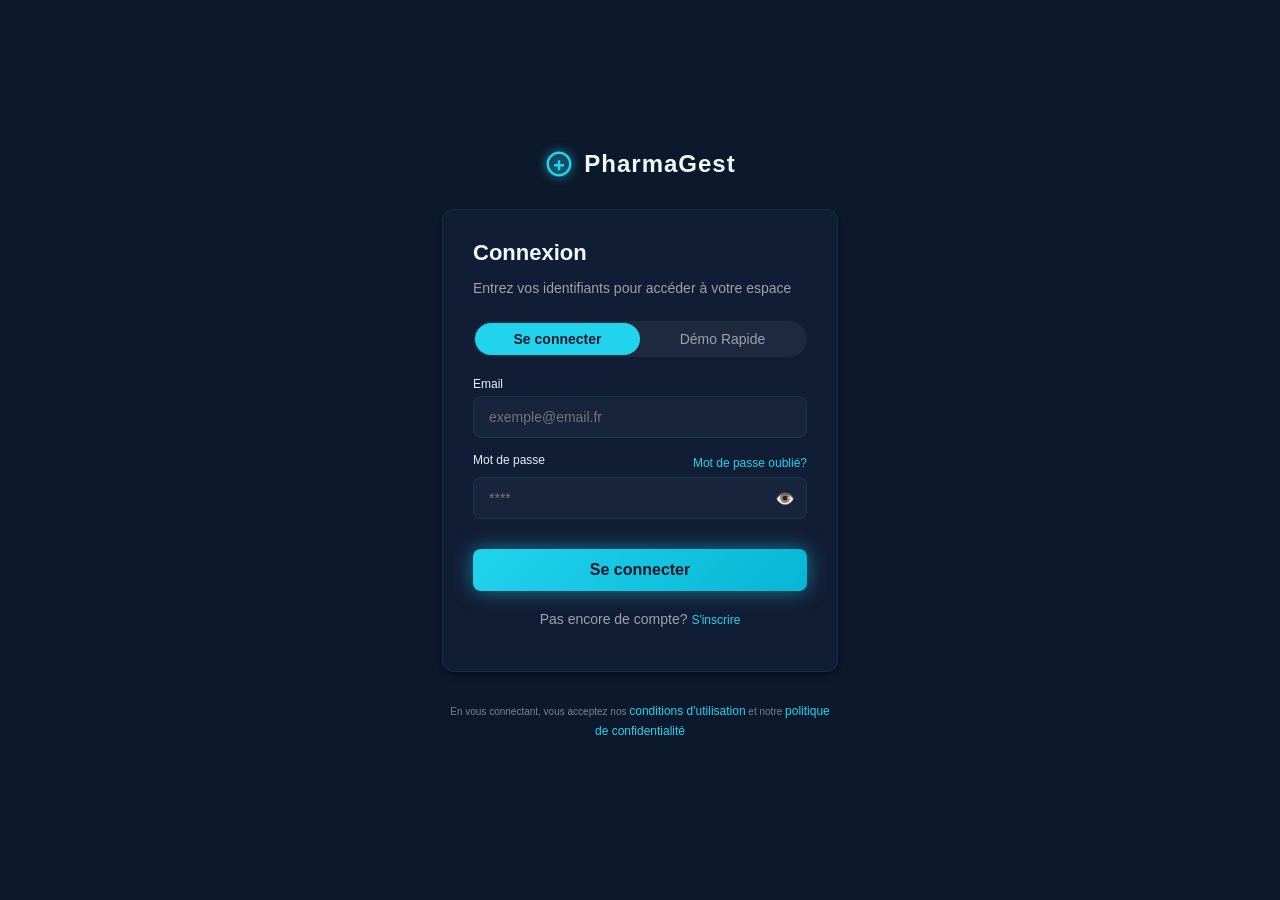
<file: index.html>
<!DOCTYPE html>
<html lang="fr">
<head>
    <meta charset="UTF-8">
    <meta name="viewport" content="width=device-width, initial-scale=1.0">
    <title>PharmaGest - Connexion</title>
    <link rel="stylesheet" href="style.css">
</head>
<body>

    <div class="container">
        <div class="logo-container">
            <svg class="logo-icon" viewBox="0 0 24 24" fill="none" xmlns="http://www.w3.org/2000/svg">
                <path d="M12 2C6.48 2 2 6.48 2 12s4.48 10 10 10 10-4.48 10-10S17.52 2 12 2zm0 18c-4.41 0-8-3.59-8-8s3.59-8 8-8 8 3.59 8 8-3.59 8-8 8zm-1-11h2v3h3v2h-3v3h-2v-3H8v-2h3V9z" fill="currentColor"/>
            </svg>
            <span class="logo-text">PharmaGest</span>
        </div>

        <div class="login-card">
            <h2>Connexion</h2>
            <p class="subtitle">Entrez vos identifiants pour accéder à votre espace</p>

            <div class="toggle-container">
                <button class="toggle-btn active">Se connecter</button>
                <button class="toggle-btn">Démo Rapide</button>
            </div>

            <form action="#">
                <div class="input-group">
                    <label for="email">Email</label>
                    <input type="email" id="email" name="email" placeholder="exemple@email.fr">
                </div>

                <div class="input-group">
                    <div class="password-label-container">
                        <label for="password">Mot de passe</label>
                        <a href="#" class="forgot-password">Mot de passe oublié?</a>
                    </div>
                    <div class="password-input-wrapper">
                        <input type="password" id="password" name="password" placeholder="****">
                        <span class="password-toggle">👁️</span>
                    </div>
                </div>

                <button type="submit" class="submit-btn">Se connecter</button>
            </form>

            <p class="signup-link">Pas encore de compte? <a href="#">S'inscrire</a></p>
        </div>

        <div class="footer">
            <p>En vous connectant, vous acceptez nos <a href="#">conditions d'utilisation</a> et notre <a href="#">politique de confidentialité</a></p>
        </div>
    </div>

</body>
</html>
</file>
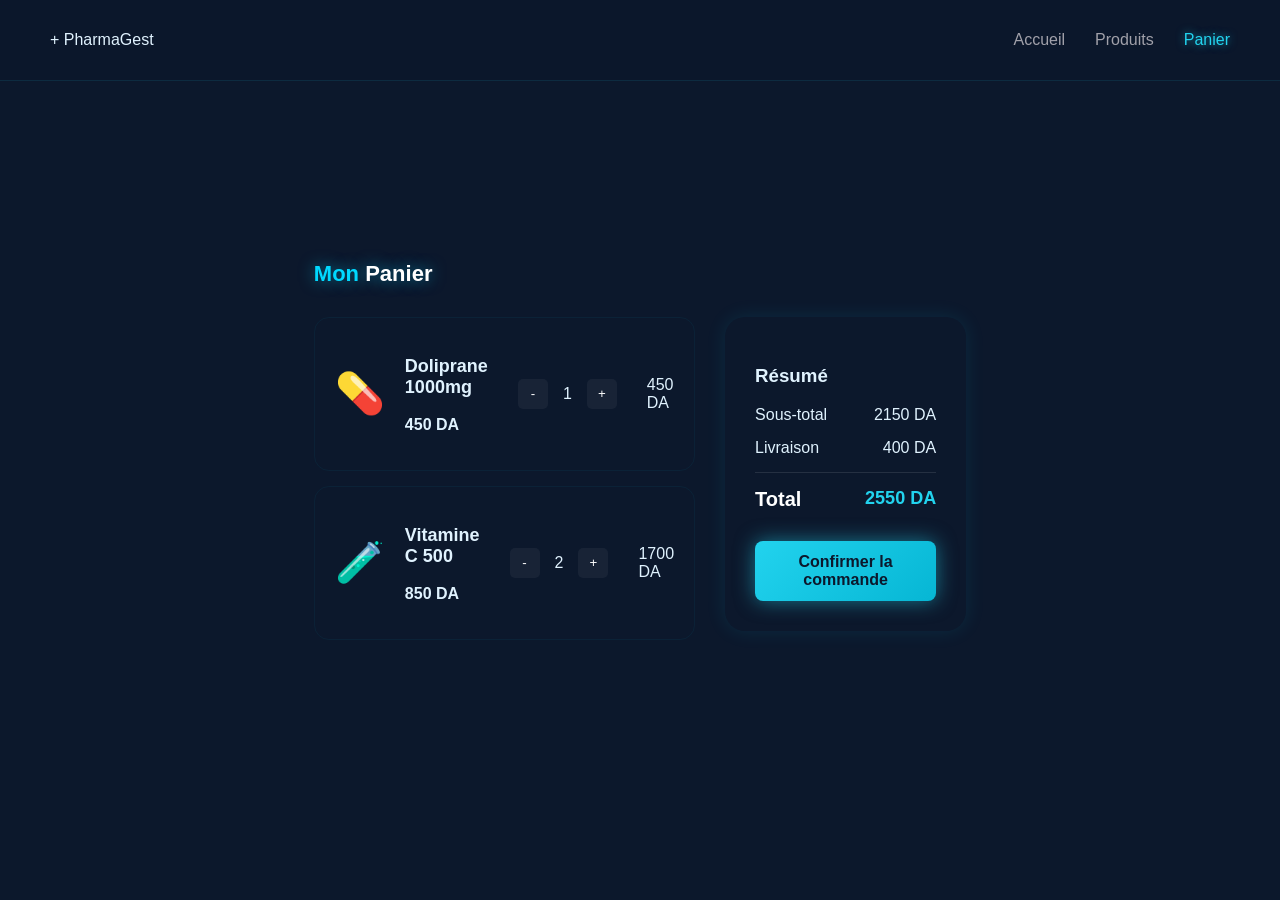
<file: cart.html>
<!DOCTYPE html>
<html lang="fr">
<head>
    <meta charset="UTF-8">
    <meta name="viewport" content="width=device-width, initial-scale=1.0">
    <title>PharmaGest - Mon Panier</title>
    <link rel="stylesheet" href="style.css">
</head>
<body>
    <nav class="navbar">
        <div class="logo"><span>+</span> PharmaGest</div>
        <ul class="nav-links">
            <li><a href="home.html">Accueil</a></li>
            <li><a href="products.html">Produits</a></li>
            <li><a href="#" class="active">Panier</a></li>
        </ul>
    </nav>

    <div class="cart-section">
        <h2 class="neon-text">Mon <span style="color: white;">Panier</span></h2>
        
        <div class="cart-container">
            <div class="cart-items">
                <div class="cart-item">
                    <span class="item-emoji">💊</span>
                    <div class="item-details">
                        <h3>Doliprane 1000mg</h3>
                        <p>450 DA</p>
                    </div>
                    <div class="quantity-control">
                        <button>-</button>
                        <span>1</span>
                        <button>+</button>
                    </div>
                    <span class="item-price">450 DA</span>
                </div>

                <div class="cart-item">
                    <span class="item-emoji">🧪</span>
                    <div class="item-details">
                        <h3>Vitamine C 500</h3>
                        <p>850 DA</p>
                    </div>
                    <div class="quantity-control">
                        <button>-</button>
                        <span>2</span>
                        <button>+</button>
                    </div>
                    <span class="item-price">1700 DA</span>
                </div>
            </div>

            <div class="cart-summary">
                <h3>Résumé</h3>
                <div class="summary-line">
                    <span>Sous-total</span>
                    <span>2150 DA</span>
                </div>
                <div class="summary-line">
                    <span>Livraison</span>
                    <span>400 DA</span>
                </div>
                <hr>
                <div class="summary-line total">
                    <span>Total</span>
                    <span class="price">2550 DA</span>
                </div>
                <button class="submit-btn">Confirmer la commande</button>
            </div>
        </div>
    </div>
</body>
</html>
</file>
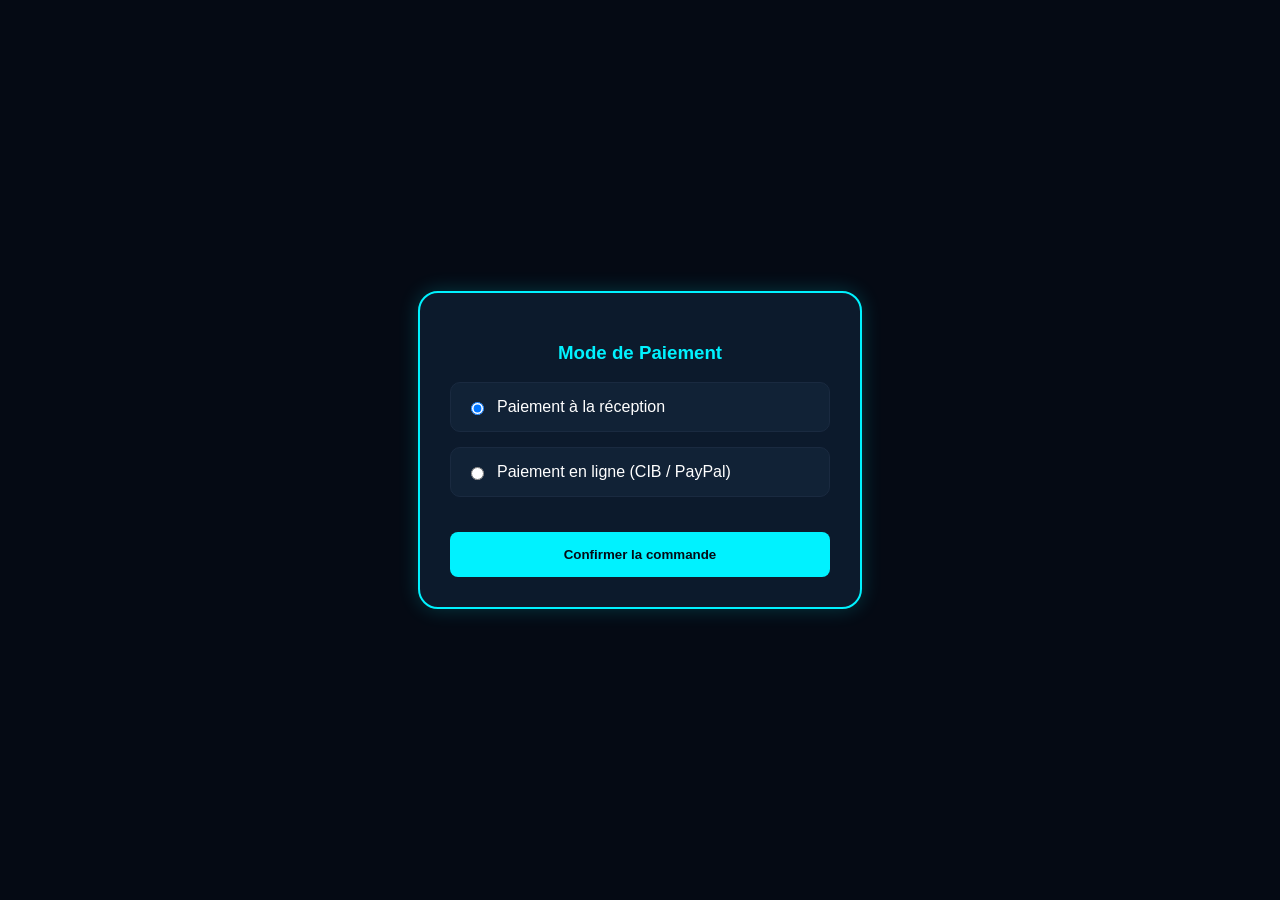
<file: checkout.html>
<!DOCTYPE html>
<html lang="fr">
<head>
    <meta charset="UTF-8">
    <meta name="viewport" content="width=device-width, initial-scale=1.0">
    <title>Paiement - Pharmacie</title>
    <link rel="stylesheet" href="checkout.css">
</head>
<body>

    <div class="payment-container">
        <div class="payment-method">
            <h3>Mode de Paiement</h3>
            
            <div class="option">
                <input type="radio" name="pay_method" id="on_delivery" value="cash" checked>
                <label for="on_delivery">Paiement à la réception</label>
            </div>
            
            <div class="option">
                <input type="radio" name="pay_method" id="online" value="online">
                <label for="online">Paiement en ligne (CIB / PayPal)</label>
            </div>

            <div id="card-info" style="display:none;">
                <h4>Informations de la carte</h4>
                <input type="text" placeholder="Numéro de carte (16 chiffres)" class="input-field" maxlength="16">
                <div class="row">
                    <input type="text" placeholder="MM/YY" class="input-field small">
                    <input type="password" placeholder="CVV" class="input-field small">
                </div>
            </div>

            <button class="confirm-btn" onclick="processPayment()">Confirmer la commande</button>
        </div>
    </div>

    <script src="checkout.js"></script>
</body>
</html>
</file>
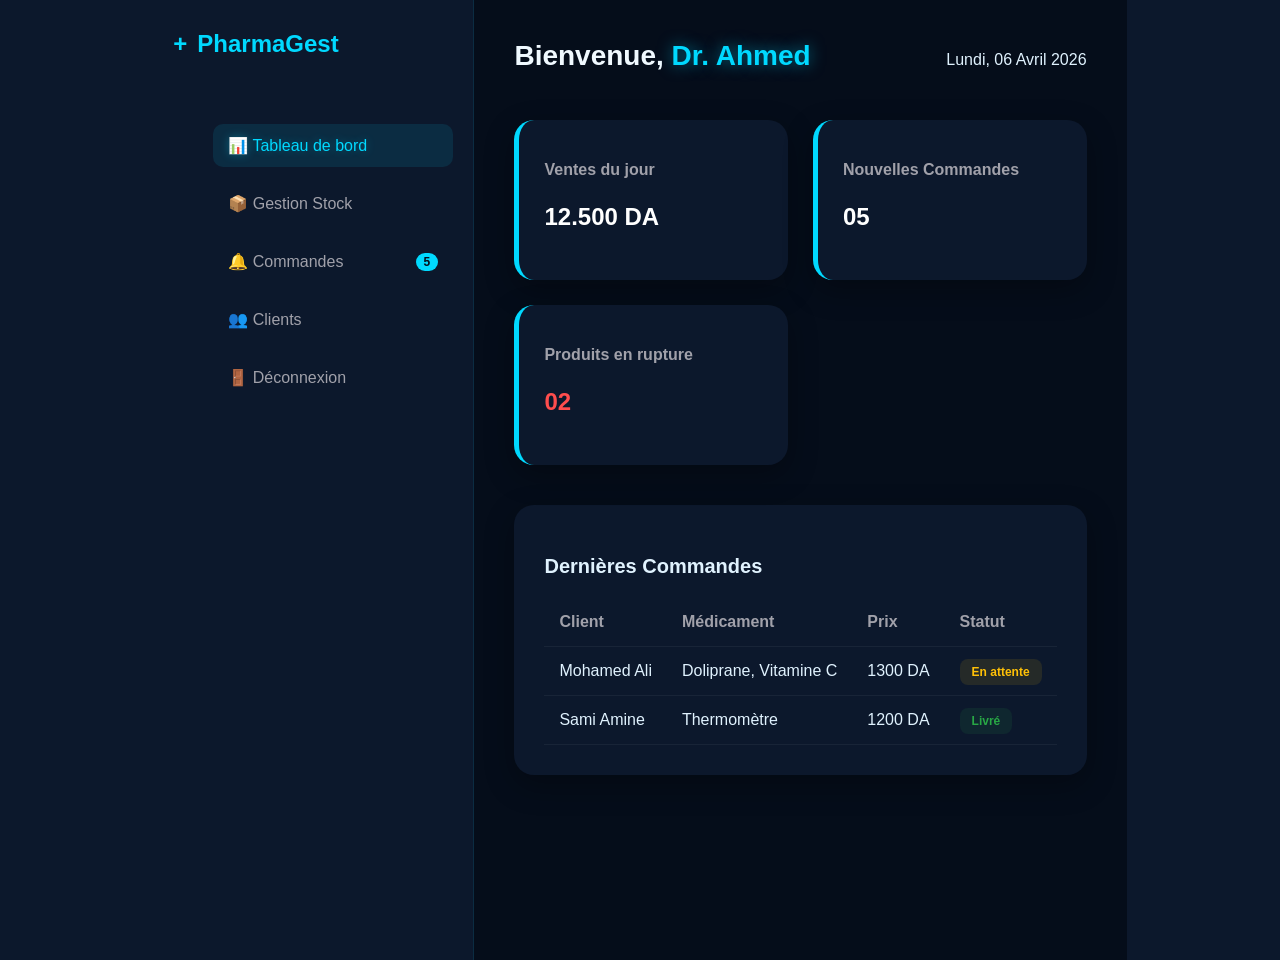
<file: dashboard.html>
<!DOCTYPE html>
<html lang="fr">
<head>
    <meta charset="UTF-8">
    <meta name="viewport" content="width=device-width, initial-scale=1.0">
    <title>Dashboard - Pharmacien</title>
    <link rel="stylesheet" href="style.css">
</head>
<body class="dashboard-body">

    <div class="dashboard-container">
        <aside class="sidebar">
            <div class="logo"><span>+</span> PharmaGest</div>
            <ul class="sidebar-links">
                <li><a href="#" class="active">📊 Tableau de bord</a></li>
                <li><a href="#">📦 Gestion Stock</a></li>
                <li><a href="#">🔔 Commandes <span class="badge">5</span></a></li>
                <li><a href="#">👥 Clients</a></li>
                <li><a href="index.html">🚪 Déconnexion</a></li>
            </ul>
        </aside>

        <main class="dashboard-content">
            <header class="dash-header">
                <h2>Bienvenue, <span class="neon-text">Dr. Ahmed</span></h2>
                <div class="date">Lundi, 06 Avril 2026</div>
            </header>

            <div class="stats-grid">
                <div class="stat-card">
                    <h3>Ventes du jour</h3>
                    <p class="price">12.500 DA</p>
                </div>
                <div class="stat-card">
                    <h3>Nouvelles Commandes</h3>
                    <p class="price">05</p>
                </div>
                <div class="stat-card">
                    <h3>Produits en rupture</h3>
                    <p class="price" style="color: #ff4d4d;">02</p>
                </div>
            </div>

            <div class="table-container">
                <h3>Dernières Commandes</h3>
                <table class="dash-table">
                    <thead>
                        <tr>
                            <th>Client</th>
                            <th>Médicament</th>
                            <th>Prix</th>
                            <th>Statut</th>
                        </tr>
                    </thead>
                    <tbody>
                        <tr>
                            <td>Mohamed Ali</td>
                            <td>Doliprane, Vitamine C</td>
                            <td>1300 DA</td>
                            <td><span class="status pending">En attente</span></td>
                        </tr>
                        <tr>
                            <td>Sami Amine</td>
                            <td>Thermomètre</td>
                            <td>1200 DA</td>
                            <td><span class="status complete">Livré</span></td>
                        </tr>
                    </tbody>
                </table>
            </div>
        </main>
    </div>

</body>
</html>
</file>
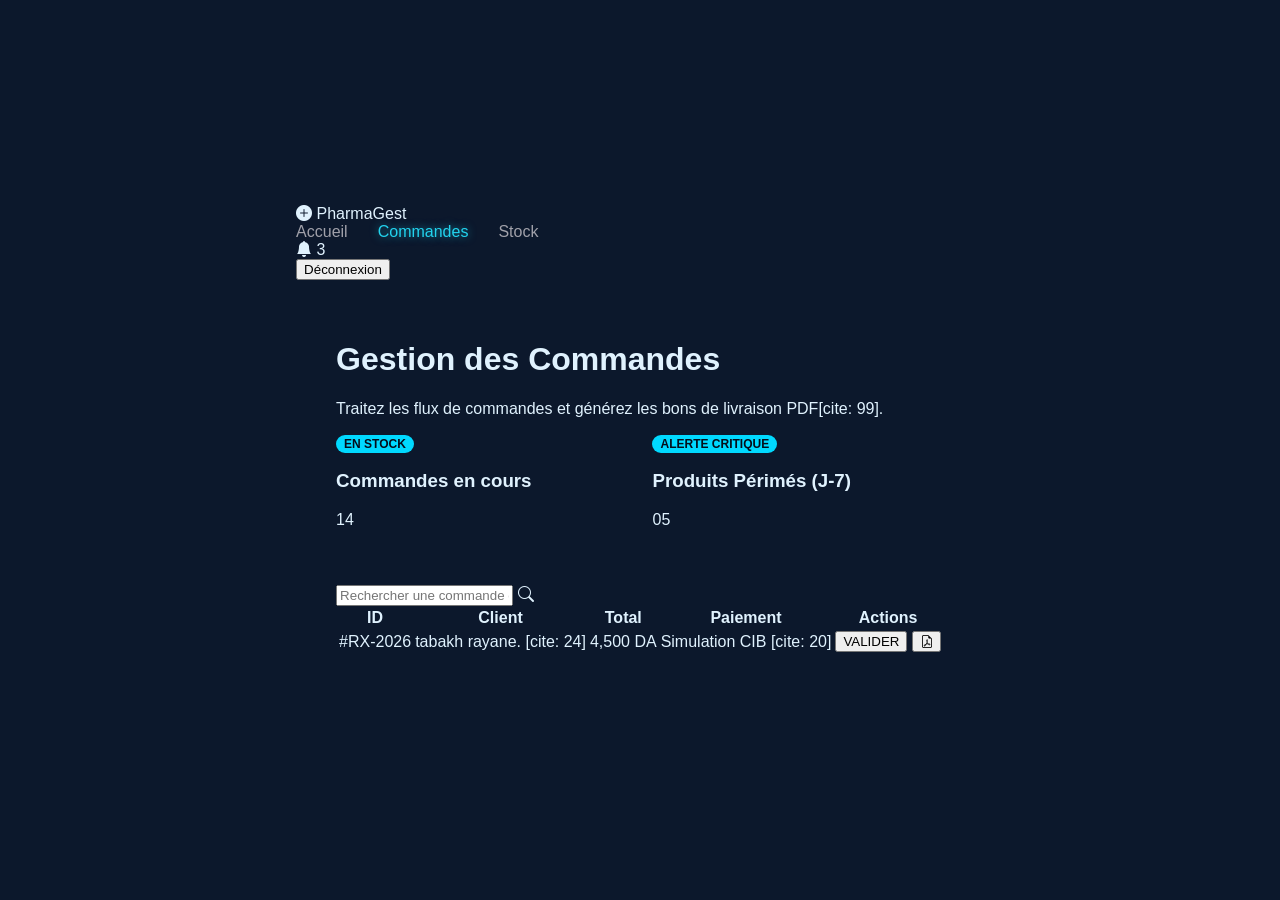
<file: dashboard_staff.html>
<!DOCTYPE html>
<html lang="fr">
<head>
    <meta charset="UTF-8">
    <meta name="viewport" content="width=device-width, initial-scale=1.0">
    <title>PharmaGest | Staff Portal</title>
    <link rel="stylesheet" href="style.css">
    <link rel="stylesheet" href="https://cdn.jsdelivr.net/npm/bootstrap-icons@1.11.0/font/bootstrap-icons.css">
</head>
<body>
    <div class="background-glow"></div>

    <div class="app-layout">
        <header class="navbar-glass">
            <div class="logo">
                <i class="bi bi-plus-circle-fill neon-icon"></i> PharmaGest
            </div>
            <nav class="nav-links">
                <a href="#">Accueil</a>
                <a href="#" class="active">Commandes</a>
                <a href="#">Stock</a>
            </nav>
            <div class="staff-profile">
                <div class="notif-bell">
                    <i class="bi bi-bell-fill"></i>
                    <span class="pulse-badge">3</span>
                </div>
                <button class="btn-connexion">Déconnexion</button>
            </div>
        </header>

        <main class="dashboard-content">
            <div class="welcome-section">
                <h1>Gestion des <span>Commandes</span></h1>
                <p>Traitez les flux de commandes et générez les bons de livraison PDF[cite: 99].</p>
            </div>

            <div class="stats-grid">
                <div class="glass-card">
                    <span class="badge stock-ok">EN STOCK</span>
                    <h3>Commandes en cours</h3>
                    <p class="value-text">14</p>
                </div>
                <div class="glass-card">
                    <span class="badge stock-low">ALERTE CRITIQUE</span>
                    <h3>Produits Périmés (J-7)</h3>
                    <p class="value-text text-danger">05</p>
                </div>
            </div>

            <section class="glass-card table-wrapper">
                <div class="search-bar-container">
                    <input type="text" placeholder="Rechercher une commande ou un patient..." class="search-input">
                    <i class="bi bi-search"></i>
                </div>

                <table class="modern-table">
                    <thead>
                        <tr>
                            <th>ID</th>
                            <th>Client</th>
                            <th>Total</th>
                            <th>Paiement</th>
                            <th>Actions</th>
                        </tr>
                    </thead>
                    <tbody>
                        <tr>
                            <td><span class="id-neon">#RX-2026</span></td>
                            <td>tabakh rayane. [cite: 24]</td>
                            <td>4,500 DA</td>
                            <td><span class="pay-method">Simulation CIB [cite: 20]</span></td>
                            <td class="action-buttons">
                                <button class="btn-valid">VALIDER</button>
                                <button class="btn-pdf"><i class="bi bi-file-earmark-pdf"></i></button>
                            </td>
                        </tr>
                    </tbody>
                </table>
            </section>
        </main>
    </div>
</body>
</html>
</file>
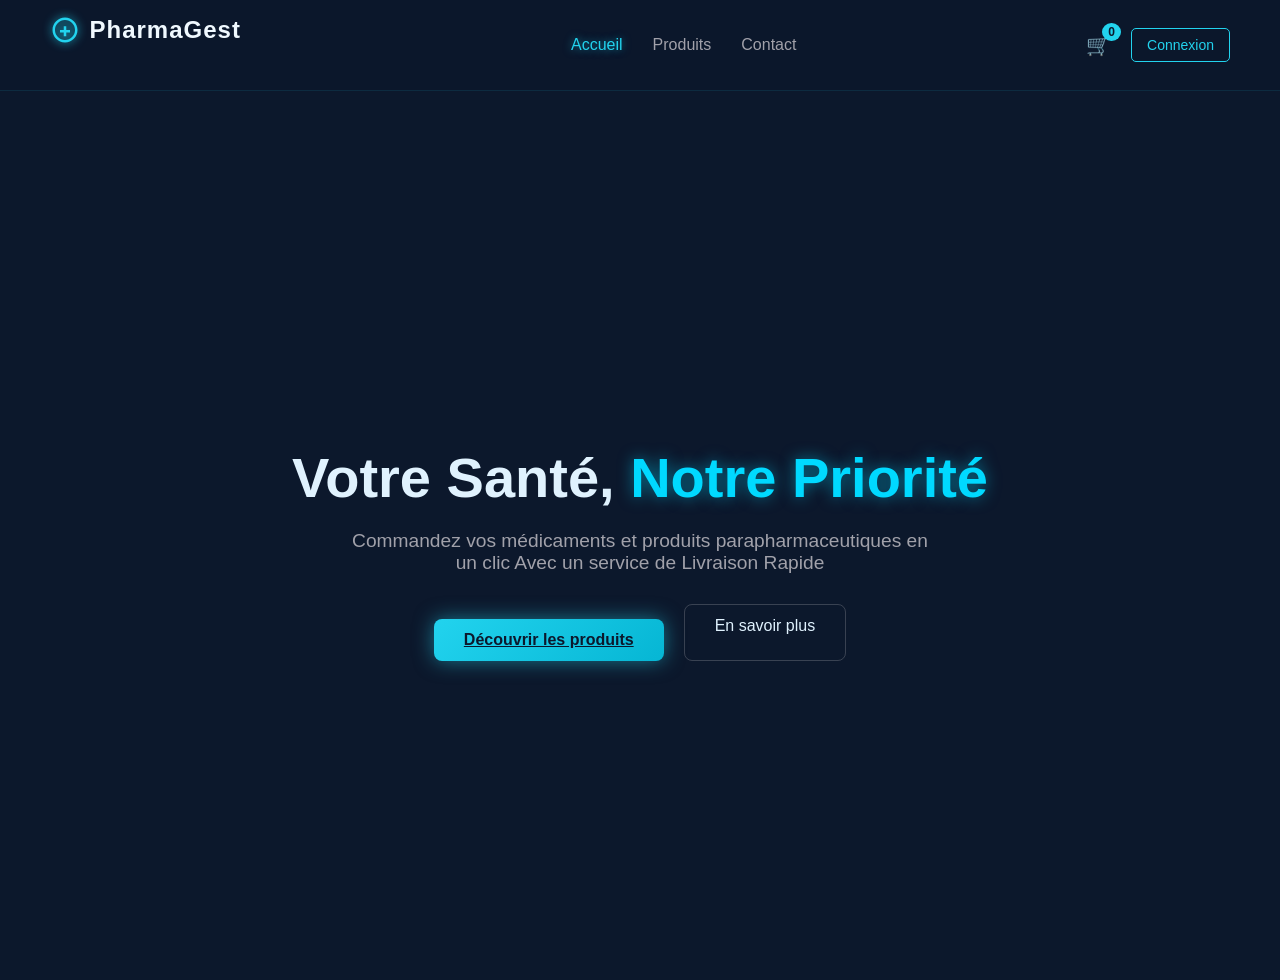
<file: home.html>
<!DOCTYPE html>
<html lang="fr">
<head>
    <meta charset="UTF-8">
    <meta name="viewport" content="width=device-width, initial-scale=1.0">
    <title>PharmaGest - Accueil</title>
    <link rel="stylesheet" href="style.css">
</head>
<body>

    <nav class="navbar">
        <div class="logo-container">
            <svg class="logo-icon" viewBox="0 0 24 24" fill="none" xmlns="http://www.w3.org/2000/svg">
                <path d="M12 2C6.48 2 2 6.48 2 12s4.48 10 10 10 10-4.48 10-10S17.52 2 12 2zm0 18c-4.41 0-8-3.59-8-8s3.59-8 8-8 8 3.59 8 8-3.59 8-8 8zm-1-11h2v3h3v2h-3v3h-2v-3H8v-2h3V9z" fill="currentColor"/>
            </svg>
            <span class="logo-text">PharmaGest</span>
        </div>
        <ul class="nav-links">
            <li><a href="#" class="active">Accueil</a></li>
            <li><a href="products.html">Produits</a></li>
            <li><a href="#">Contact</a></li>
        </ul>
        <div class="nav-icons">
            <a href="cart.html" class="cart-icon">🛒 <span class="cart-count">0</span></a>
            <a href="index.html" class="login-nav-btn">Connexion</a>
        </div>
    </nav>

    <section class="hero">
        <div class="hero-content">
            <h1>Votre Santé, <span class="neon-text">Notre Priorité</span></h1>
            <p>Commandez vos médicaments et produits parapharmaceutiques en un clic Avec un service de Livraison Rapide</p>
            <div class="hero-btns">
                <a href="products.html" class="submit-btn main-btn">Découvrir les produits</a>
                <a href="#" class="secondary-btn">En savoir plus</a>
            </div>
        </div>
        </section>

</body>
</html>
</file>
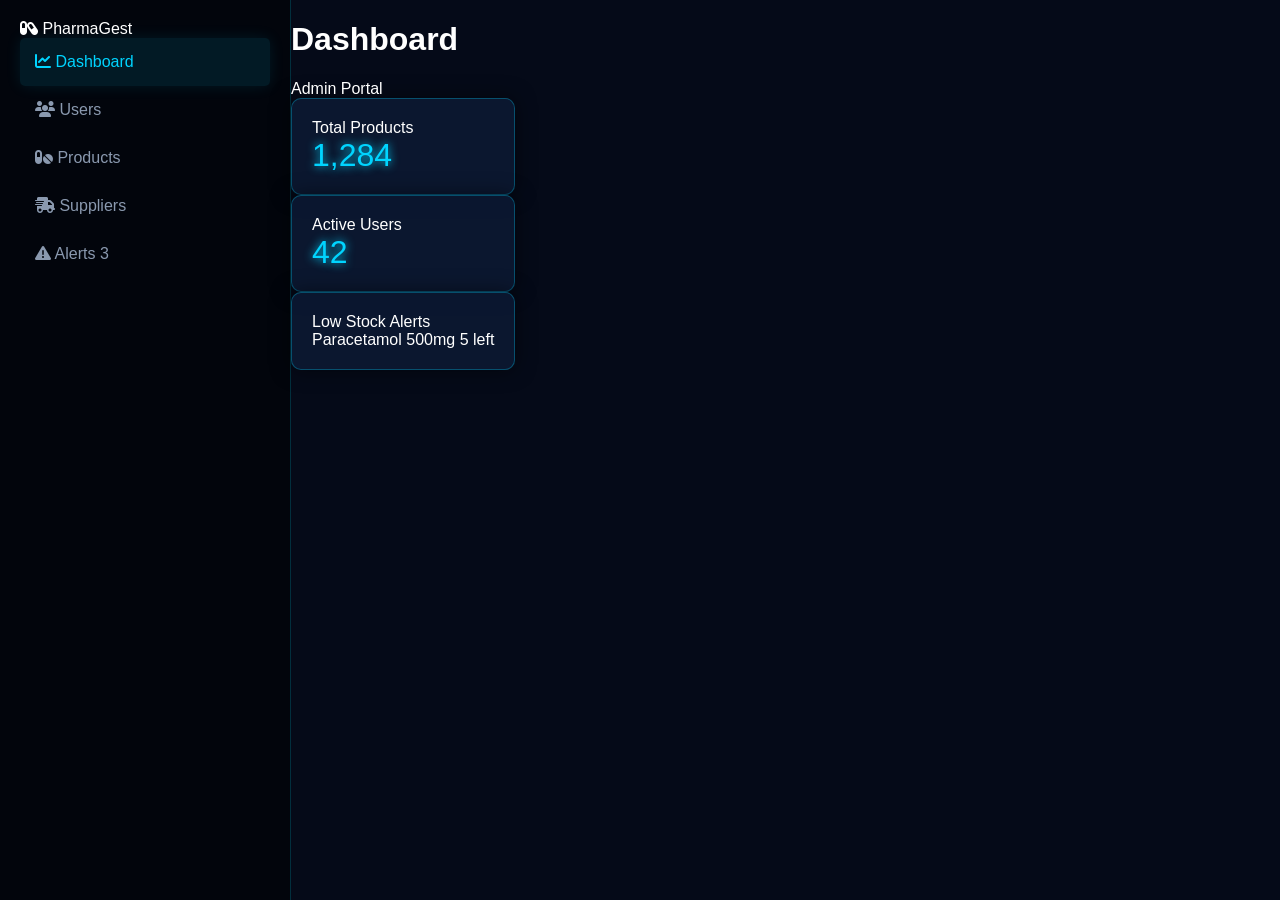
<file: indexAdmin.html>
<!DOCTYPE html>
<html lang="en">
<head>
    <meta charset="UTF-8">
    <meta name="viewport" content="width=device-width, initial-scale=1.0">
    <title>Pharma Admin | Cyber Interface</title>
    
    <link rel="stylesheet" href="styleAdmin.css">
    
    <link rel="stylesheet" href="https://cdnjs.cloudflare.com/ajax/libs/font-awesome/6.4.0/css/all.min.css">
</head>
<body>

    <div class="container">
        <aside class="sidebar">
            <div class="logo">
                <i class="fa-solid fa-capsules"></i>
                <span>Pharma<span>Gest</span></span>
            </div>
            
            <nav id="main-nav">
                <a href="#" class="nav-item active" data-page="Dashboard"><i class="fa-solid fa-chart-line"></i> Dashboard</a>
                <a href="#" class="nav-item" data-page="Users Management"><i class="fa-solid fa-users"></i> Users</a>
                <a href="#" class="nav-item" data-page="Products Management"><i class="fa-solid fa-pills"></i> Products</a>
                <a href="#" class="nav-item" data-page="Suppliers"><i class="fa-solid fa-truck-fast"></i> Suppliers</a>
                <a href="#" class="nav-item alert-nav" data-page="System Alerts"><i class="fa-solid fa-triangle-exclamation"></i> Alerts <span class="badge">3</span></a>
            </nav>
        </aside>

        <main class="main-content">
            <header>
                <h1 id="page-title">Dashboard</h1>
                <div class="user-profile">Admin Portal</div>
            </header>

            <section class="dashboard-grid">
                <div class="card stat-card">
                    <div class="card-title">Total Products</div>
                    <div class="card-value">1,284</div>
                </div>

                <div class="card stat-card">
                    <div class="card-title">Active Users</div>
                    <div class="card-value">42</div>
                </div>

                <div class="card alert-card-main">
                    <div class="card-title">Low Stock Alerts</div>
                    <div class="alert-item">
                        <span>Paracetamol 500mg</span>
                        <span class="stock-count">5 left</span>
                    </div>
                </div>
            </section>
        </main>
    </div>

    <script src="scriptAdmin.js"></script>
</body>
</html>
</file>
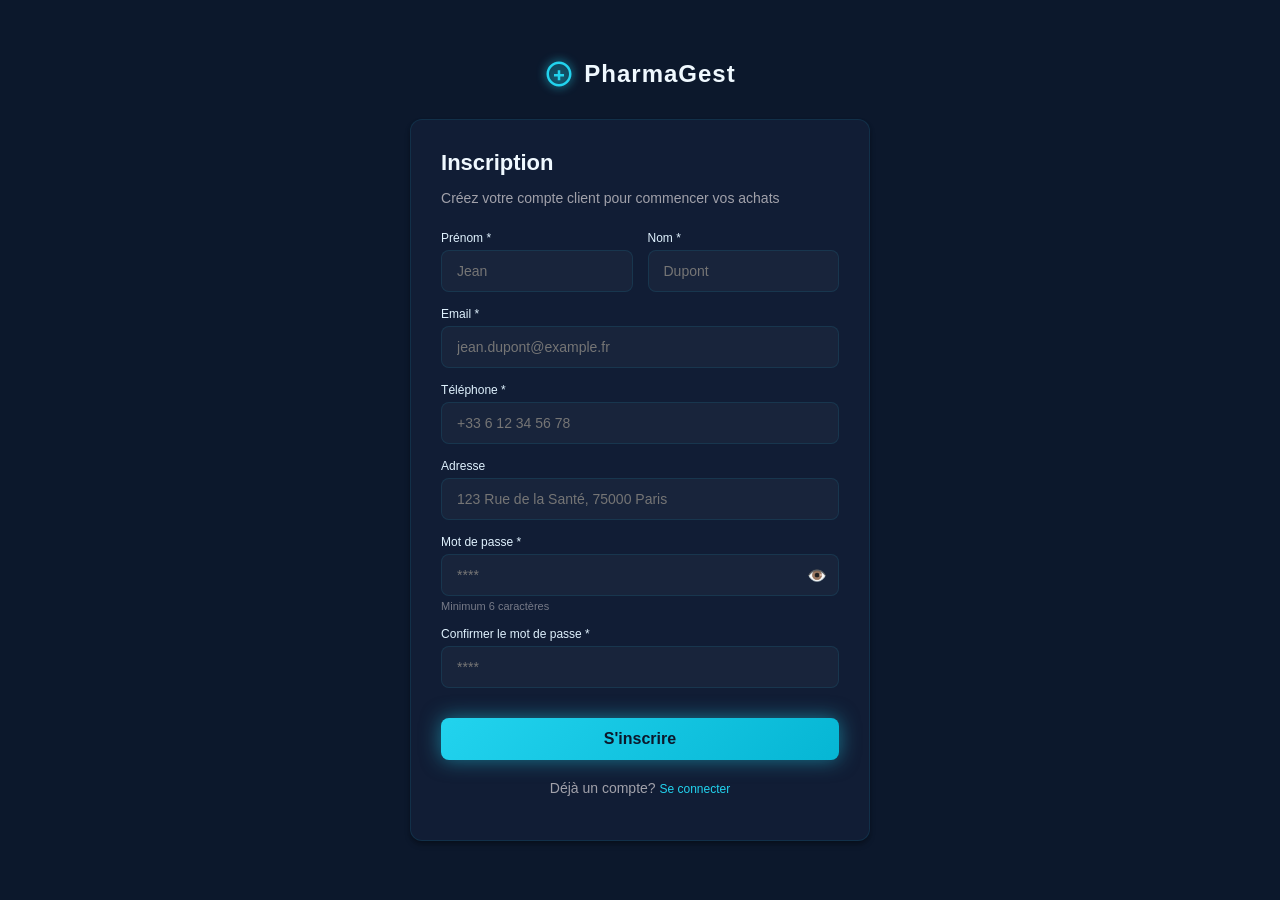
<file: signup.html>
<!DOCTYPE html>
<html lang="fr">
<head>
    <meta charset="UTF-8">
    <meta name="viewport" content="width=device-width, initial-scale=1.0">
    <title>PharmaGest - Inscription</title>
    <link rel="stylesheet" href="style.css">
</head>
<body>

    <div class="container signup-container">
        <div class="logo-container">
            <svg class="logo-icon" viewBox="0 0 24 24" fill="none" xmlns="http://www.w3.org/2000/svg">
                <path d="M12 2C6.48 2 2 6.48 2 12s4.48 10 10 10 10-4.48 10-10S17.52 2 12 2zm0 18c-4.41 0-8-3.59-8-8s3.59-8 8-8 8 3.59 8 8-3.59 8-8 8zm-1-11h2v3h3v2h-3v3h-2v-3H8v-2h3V9z" fill="currentColor"/>
            </svg>
            <span class="logo-text">PharmaGest</span>
        </div>

        <div class="login-card">
            <h2>Inscription</h2>
            <p class="subtitle">Créez votre compte client pour commencer vos achats</p>

            <form action="#">
                <div class="input-row">
                    <div class="input-group">
                        <label>Prénom *</label>
                        <input type="text" placeholder="Jean" required>
                    </div>
                    <div class="input-group">
                        <label>Nom *</label>
                        <input type="text" placeholder="Dupont" required>
                    </div>
                </div>

                <div class="input-group">
                    <label>Email *</label>
                    <input type="email" placeholder="jean.dupont@example.fr" required>
                </div>

                <div class="input-group">
                    <label>Téléphone *</label>
                    <input type="tel" placeholder="+33 6 12 34 56 78" required>
                </div>

                <div class="input-group">
                    <label>Adresse</label>
                    <input type="text" placeholder="123 Rue de la Santé, 75000 Paris">
                </div>

                <div class="input-group">
                    <label>Mot de passe *</label>
                    <div class="password-input-wrapper">
                        <input type="password" placeholder="****" required>
                        <span class="password-toggle">👁️</span>
                    </div>
                    <small class="helper-text">Minimum 6 caractères</small>
                </div>

                <div class="input-group">
                    <label>Confirmer le mot de passe *</label>
                    <input type="password" placeholder="****" required>
                </div>

                <button type="submit" class="submit-btn">S'inscrire</button>
            </form>

            <p class="signup-link">Déjà un compte? <a href="index.html">Se connecter</a></p>
        </div>
    </div>

</body>
</html>
</file>
<file: style.css>
body, html {
    margin: 0;
    padding: 0;
    font-family: 'Segoe UI', Tahoma, Geneva, Verdana, sans-serif;
    background-color: #0c182c; /* لون خلفية داكن مستوحى من الصورة الثانية */
    color: #e0f2fe; /* لون نص فاتح للتباين */
    display: flex;
    justify-content: center;
    align-items: center;
    min-height: 100vh;
}

/* الحاوية الرئيسية */
.container {
    max-width: 400px;
    width: 90%;
    padding: 20px;
}

/* نمط الشعار */
.logo-container {
    display: flex;
    align-items: center;
    justify-content: center;
    gap: 10px;
    margin-bottom: 30px;
}

.logo-icon {
    width: 30px;
    height: 30px;
    color: #22d3ee; /* لون سيان نيون */
    filter: drop-shadow(0 0 5px #22d3ee); /* تأثير وهج */
}

.logo-text {
    font-size: 24px;
    font-weight: bold;
    color: #f0f9ff;
    letter-spacing: 1px;
}

/* نمط بطاقة تسجيل الدخول */
.login-card {
    background-color: #111d35; /* خلفية أفتح قليلاً للبطاقة */
    padding: 30px;
    border-radius: 12px;
    box-shadow: 0 4px 6px -1px rgba(0, 0, 0, 0.3), 0 2px 4px -1px rgba(0, 0, 0, 0.2);
    border: 1px solid rgba(34, 211, 238, 0.1); /* إطار رفيع نيون */
}

h2 {
    font-size: 22px;
    margin-top: 0;
    margin-bottom: 8px;
    color: #f0f9ff;
}

.subtitle {
    font-size: 14px;
    color: #a1a1aa;
    margin-bottom: 25px;
}

/* نمط أزرار التبديل */
.toggle-container {
    background-color: rgba(255, 255, 255, 0.05);
    border-radius: 20px;
    display: flex;
    padding: 2px;
    margin-bottom: 20px;
}

.toggle-btn {
    flex: 1;
    padding: 8px;
    border: none;
    border-radius: 18px;
    background-color: transparent;
    color: #a1a1aa;
    font-size: 14px;
    cursor: pointer;
    transition: background-color 0.3s ease, color 0.3s ease;
}

.toggle-btn.active {
    background-color: #22d3ee; /* سيان نيون للزر النشط */
    color: #0c182c;
    font-weight: bold;
}

/* نمط حقول الإدخال */
.input-group {
    margin-bottom: 15px;
}

.input-group label {
    display: block;
    font-size: 12px;
    color: #e0f2fe;
    margin-bottom: 5px;
}

.input-group input {
    width: 100%;
    padding: 12px 15px;
    border-radius: 8px;
    border: 1px solid rgba(34, 211, 238, 0.1);
    background-color: rgba(255, 255, 255, 0.03);
    color: #e0f2fe;
    font-size: 14px;
    box-sizing: border-box;
}

.input-group input:focus {
    outline: none;
    border-color: #22d3ee;
    box-shadow: 0 0 8px rgba(34, 211, 238, 0.4);
}

/* نمط تسمية كلمة المرور وروابط "نسيت كلمة المرور" */
.password-label-container {
    display: flex;
    justify-content: space-between;
    align-items: center;
    margin-bottom: 5px;
}

.forgot-password, .signup-link a, .footer a {
    font-size: 12px;
    color: #22d3ee; /* سيان نيون للروابط */
    text-decoration: none;
}

.forgot-password:hover, .signup-link a:hover, .footer a:hover {
    text-decoration: underline;
}

/* نمط حقل كلمة المرور مع أيقونة العين */
.password-input-wrapper {
    position: relative;
}

.password-input-wrapper input {
    padding-right: 40px;
}

.password-toggle {
    position: absolute;
    right: 12px;
    top: 50%;
    transform: translateY(-50%);
    cursor: pointer;
    color: #a1a1aa;
}

/* نمط زر تسجيل الدخول الأساسي */
.submit-btn {
    width: 100%;
    padding: 12px;
    border: none;
    border-radius: 8px;
    background: linear-gradient(135deg, #22d3ee 0%, #06b6d4 100%); /* تدرج نيون */
    color: #0c182c;
    font-size: 16px;
    font-weight: bold;
    cursor: pointer;
    margin-top: 15px;
    transition: filter 0.3s ease;
    filter: drop-shadow(0 0 10px rgba(34, 211, 238, 0.5)); /* تأثير وهج */
}

.submit-btn:hover {
    filter: drop-shadow(0 0 15px rgba(34, 211, 238, 0.7));
}

/* نمط رابط الاشتراك */
.signup-link {
    text-align: center;
    font-size: 14px;
    color: #a1a1aa;
    margin-top: 20px;
}

.footer {
    text-align: center;
    font-size: 10px;
    color: rgba(224, 242, 254, 0.5);
    margin-top: 30px;
    line-height: 1.6;
}
/* تنسيق إضافي لصفحة التسجيل */
.signup-container {
    max-width: 500px; /* جعل البطاقة أعرض قليلاً لأن الحقول أكثر */
    padding: 10px;
}

/* لجعل الاسم واللقب في سطر واحد */
.input-row {
    display: flex;
    gap: 15px;
    margin-bottom: 0;
}

.input-row .input-group {
    flex: 1;
}

/* نص صغير تحت حقل كلمة المرور */
.helper-text {
    font-size: 11px;
    color: rgba(161, 161, 170, 0.7);
    margin-top: 4px;
    display: block;
}

/* تحسين استجابة الموبايل */
@media (max-width: 480px) {
    .input-row {
        flex-direction: column;
        gap: 0;
    }
}
/* --- Navbar Styles --- */
.navbar {
    position: fixed;
    top: 0;
    width: 100%;
    padding: 15px 50px;
    display: flex;
    justify-content: space-between;
    align-items: center;
    background: rgba(12, 24, 44, 0.95);
    backdrop-filter: blur(10px);
    border-bottom: 1px solid rgba(34, 211, 238, 0.1);
    z-index: 1000;
    box-sizing: border-box;
}

.nav-links {
    list-style: none;
    display: flex;
    gap: 30px;
}

.nav-links a {
    text-decoration: none;
    color: #a1a1aa;
    font-weight: 500;
    transition: 0.3s;
}

.nav-links a:hover, .nav-links a.active {
    color: #22d3ee;
    text-shadow: 0 0 8px rgba(34, 211, 238, 0.6);
}

.nav-icons {
    display: flex;
    align-items: center;
    gap: 20px;
}

.cart-icon {
    text-decoration: none;
    font-size: 20px;
    position: relative;
}

.cart-count {
    position: absolute;
    top: -10px;
    right: -10px;
    background: #22d3ee;
    color: #0c182c;
    font-size: 12px;
    font-weight: bold;
    padding: 2px 6px;
    border-radius: 50%;
}

.login-nav-btn {
    text-decoration: none;
    color: #22d3ee;
    border: 1px solid #22d3ee;
    padding: 8px 15px;
    border-radius: 5px;
    font-size: 14px;
    transition: 0.3s;
}

.login-nav-btn:hover {
    background: #22d3ee;
    color: #0c182c;
}

/* --- Hero Section Styles --- */
.hero {
    height: 100vh;
    display: flex;
    align-items: center;
    justify-content: center;
    text-align: center;
    padding-top: 80px; /* للتعويض عن الـ navbar الثابت */
}

.hero-content h1 {
    font-size: 3.5rem;
    margin-bottom: 20px;
}

.neon-text {
    color: #22d3ee;
    text-shadow: 0 0 15px rgba(34, 211, 238, 0.8);
}

.hero-content p {
    font-size: 1.2rem;
    color: #a1a1aa;
    max-width: 600px;
    margin: 0 auto 30px;
}

.hero-btns {
    display: flex;
    justify-content: center;
    gap: 20px;
}

.main-btn {
    width: auto !important; /* لكسر العرض الكامل للزر السابق */
    padding: 12px 30px !important;
}

.secondary-btn {
    padding: 12px 30px;
    border: 1px solid rgba(161, 161, 170, 0.3);
    border-radius: 8px;
    color: #e0f2fe;
    text-decoration: none;
    transition: 0.3s;
}

.secondary-btn:hover {
    background: rgba(255, 255, 255, 0.05);
    border-color: #e0f2fe;
}
/* --- Products Page Styles --- */
.products-section {
    padding: 120px 50px 50px;
    min-height: 100vh;
}

.section-header {
    display: flex;
    justify-content: space-between;
    align-items: center;
    margin-bottom: 40px;
}

.search-bar input {
    padding: 10px 20px;
    border-radius: 20px;
    border: 1px solid rgba(34, 211, 238, 0.2);
    background: rgba(255, 255, 255, 0.05);
    color: white;
    width: 250px;
    transition: 0.3s;
}

.search-bar input:focus {
    width: 350px;
    border-color: #22d3ee;
    outline: none;
    box-shadow: 0 0 10px rgba(34, 211, 238, 0.2);
}

/* نظام الشبكة للبطاقات */
.products-grid {
    display: grid;
    grid-template-columns: repeat(auto-fill, minmax(220px, 1fr));
    gap: 25px;
}

/* تصميم البطاقة */
.product-card {
    background: #111d35;
    border-radius: 15px;
    padding: 20px;
    position: relative;
    border: 1px solid rgba(255, 255, 255, 0.05);
    transition: all 0.3s ease;
    overflow: hidden;
}
.product-card:hover {
    transform: translateY(-10px);
    border-color: #22d3ee;
    box-shadow: 0 10px 20px rgba(0, 0, 0, 0.3), 0 0 15px rgba(34, 211, 238, 0.1);
}

.product-badge {
    position: absolute;
    top: 10px;
    right: 10px;
    background: rgba(34, 211, 238, 0.2);
    color: #22d3ee;
    font-size: 10px;
    padding: 3px 8px;
    border-radius: 10px;
    text-transform: uppercase;
}

.product-badge.low {
    background: rgba(239, 68, 68, 0.2);
    color: #ef4444;
}

.product-image {
    font-size: 50px;
    text-align: center;
    margin: 20px 0;
}

.product-info h3 {
    font-size: 16px;
    margin-bottom: 5px;
    color: #f0f9ff;
}

.product-info .category {
    font-size: 12px;
    color: #a1a1aa;
    margin-bottom: 15px;
}

.product-footer {
    display: flex;
    justify-content: space-between;
    align-items: center;
}

.price {
    font-weight: bold;
    color: #22d3ee;
    font-size: 18px;
}

.add-to-cart {
    background: #22d3ee;
    border: none;
    width: 30px;
    height: 30px;
    border-radius: 8px;
    color: #0c182c;
    font-weight: bold;
    cursor: pointer;
    transition: 0.3s;
}

.add-to-cart:hover {
    background: #f0f9ff;
    transform: scale(1.1);
}
/* --- تنسيق صفحة السلة --- */
.cart-section { padding: 100px 8%; }
.cart-container { display: flex; gap: 30px; margin-top: 30px; align-items: flex-start; }

.cart-items { flex: 2; display: flex; flex-direction: column; gap: 15px; }

.cart-item {
    background: var(--card-bg);
    padding: 20px;
    border-radius: 15px;
    display: flex;
    align-items: center;
    justify-content: space-between;
    border: 1px solid rgba(0, 217, 255, 0.05);
}

.item-emoji { font-size: 40px; margin-right: 20px; }
.item-details { flex: 1; }
.item-details h3 { font-size: 18px; }
.item-details p { color: var(--neon-cyan); font-weight: bold; }

.quantity-control { display: flex; align-items: center; gap: 15px; margin: 0 30px; }
.quantity-control button {
    background: rgba(255,255,255,0.05);
    border: 1px solid var(--neon-cyan);
    color: white;
    width: 30px; height: 30px;
    border-radius: 5px;
    cursor: pointer;
}

.cart-summary {
    flex: 1;
    background: var(--card-bg);
    padding: 30px;
    border-radius: 20px;
    border: 1px solid var(--neon-cyan);
    box-shadow: 0 0 20px rgba(0, 217, 255, 0.1);
}

.summary-line { display: flex; justify-content: space-between; margin-bottom: 15px; color: var(--text-dim); }
.summary-line.total { color: white; font-size: 20px; font-weight: bold; margin-top: 15px; }

hr { border: 0; border-top: 1px solid rgba(255,255,255,0.1); margin: 15px 0; }
/* --- إعدادات لوحة التحكم (Dashboard) --- */

/* الحاوية الرئيسية التي تجمع الـ Sidebar والمحتوى */
.dashboard-container {
    display: flex; /* لترتيب العناصر جنباً إلى جنب */
    min-height: 100vh;
    background-color: #050d1a; /* لون الخلفية الغامق */
}

/* القائمة الجانبية (Sidebar) */
.sidebar {
    width: 280px;
    background-color: #0c182c; /* لون البطاقات الداكن */
    padding: 30px 20px;
    border-right: 1px solid rgba(0, 217, 255, 0.1);
    display: flex;
    flex-direction: column;
    position: sticky; /* لجعلها ثابتة أثناء التمرير */
    top: 0;
    height: 100vh;
}

.sidebar .logo {
    font-size: 24px;
    font-weight: bold;
    color: #00d9ff;
    margin-bottom: 50px;
    display: flex;
    align-items: center;
    gap: 10px;
}

.sidebar-links {
    list-style: none;
}

.sidebar-links li {
    margin-bottom: 15px;
}

.sidebar-links a {
    text-decoration: none;
    color: #a1a1aa;
    display: flex;
    align-items: center;
    padding: 12px 15px;
    border-radius: 10px;
    transition: 0.3s;
}

.sidebar-links a:hover, 
.sidebar-links a.active {
    background: rgba(0, 217, 255, 0.1);
    color: #00d9ff;
    text-shadow: 0 0 10px rgba(0, 217, 255, 0.3);
}

.badge {
    background: #00d9ff;
    color: #050d1a;
    padding: 2px 8px;
    border-radius: 50px;
    font-size: 12px;
    margin-left: auto;
    font-weight: bold;
}

/* المحتوى الرئيسي (Main Content) */
.dashboard-content {
    flex: 1; /* ليشغل باقي مساحة الشاشة */
    padding: 40px;
    overflow-y: auto;
}

.dash-header {
    display: flex;
    justify-content: space-between;
    align-items: center;
    margin-bottom: 40px;
}

.dash-header h2 {
    font-size: 28px;
}

.neon-text {
    color: #00d9ff;
    text-shadow: 0 0 15px rgba(0, 217, 255, 0.5);
}

/* شبكة الإحصائيات (Stats Grid) */
.stats-grid {
    display: grid;
    grid-template-columns: repeat(auto-fit, minmax(240px, 1fr));
    gap: 25px;
    margin-bottom: 40px;
}

.stat-card {
    background: #0c182c;
    padding: 25px;
    border-radius: 20px;
    border-left: 5px solid #00d9ff;
    box-shadow: 0 10px 30px rgba(0,0,0,0.3);
}

.stat-card h3 {
    font-size: 16px;
    color: #a1a1aa;
    margin-bottom: 10px;
}

.stat-card .price {
    font-size: 24px;
    font-weight: bold;
    color: #fff;
}

/* الجدول (Orders Table) */
.table-container {
    background: #0c182c;
    padding: 30px;
    border-radius: 20px;
    box-shadow: 0 10px 30px rgba(0,0,0,0.3);
}

.table-container h3 {
    margin-bottom: 20px;
    font-size: 20px;
}

.dash-table {
    width: 100%;
    border-collapse: collapse;
}

.dash-table th {
    text-align: left;
    padding: 15px;
    color: #a1a1aa;
    border-bottom: 1px solid rgba(255,255,255,0.05);
}

.dash-table td {
    padding: 15px;
    border-bottom: 1px solid rgba(255,255,255,0.05);
}

/* حالات الطلب (Status Badges) */
.status {
    padding: 6px 12px;
    border-radius: 8px;
    font-size: 12px;
    font-weight: bold;
}

.status.pending {
    background: rgba(255, 193, 7, 0.1);
    color: #ffc107;
}

.status.complete {
    background: rgba(40, 167, 69, 0.1);
    color: #28a745;
}
</file>
<file: checkout.css>
body {
    background-color: #050a14;
    display: flex;
    justify-content: center;
    align-items: center;
    height: 100vh;
    margin: 0;
    font-family: 'Segoe UI', sans-serif;
}

.payment-method {
    background-color: #0c1a2c; 
    border: 2px solid #00f2ff; 
    padding: 30px;
    border-radius: 20px;
    width: 380px;
    color: white;
    box-shadow: 0 0 20px rgba(0, 242, 255, 0.2);
}

h3, h4 {
    color: #00f2ff;
    text-align: center;
}

.option {
    background: #112236;
    margin-bottom: 15px;
    padding: 15px;
    border-radius: 10px;
    border: 1px solid #1a2a40;
    display: flex;
    align-items: center;
    gap: 10px;
    cursor: pointer;
}

.option:hover {
    border-color: #00f2ff;
}

.input-field {
    width: 93%;
    padding: 10px;
    margin-top: 10px;
    background: #09121d;
    border: 1px solid #1a2a40;
    color: white;
    border-radius: 5px;
}

.row {
    display: flex;
    gap: 10px;
}

.small {
    width: 45%;
}

.confirm-btn {
    background-color: #00f2ff;
    color: #050a14;
    border: none;
    padding: 15px;
    width: 100%;
    border-radius: 8px;
    font-weight: bold;
    cursor: pointer;
    margin-top: 20px;
    transition: 0.3s;
}

.confirm-btn:hover {
    box-shadow: 0 0 15px #00f2ff;
    transform: scale(1.02);
}
</file>
<file: styleAdmin.css>
/* Core "Digital Blue" Theme */
:root {
    --bg: #050a18;
    --accent: #00d4ff;
    --glass: rgba(13, 27, 54, 0.8);
}

body {
    background: var(--bg);
    color: white;
    margin: 0;
    font-family: sans-serif;
}

.container { display: flex; height: 100vh; }

.sidebar {
    width: 250px;
    background: rgba(0,0,0,0.5);
    border-right: 1px solid rgba(0, 212, 255, 0.2);
    padding: 20px;
}

.nav-item {
    display: block;
    color: #8a99af;
    padding: 15px;
    text-decoration: none;
    transition: 0.3s;
    border-radius: 5px;
}

/* This is triggered by the JS adding the .active class */
.nav-item.active {
    color: var(--accent);
    background: rgba(0, 212, 255, 0.1);
    box-shadow: 0 0 15px rgba(0, 212, 255, 0.1);
}

.card {
    background: var(--glass);
    border: 1px solid rgba(0, 212, 255, 0.3);
    padding: 20px;
    border-radius: 10px;
    box-shadow: 0 0 20px rgba(0,0,0,0.5);
}

.card-value {
    font-size: 2rem;
    color: var(--accent);
    text-shadow: 0 0 10px var(--accent);
}
</file>
